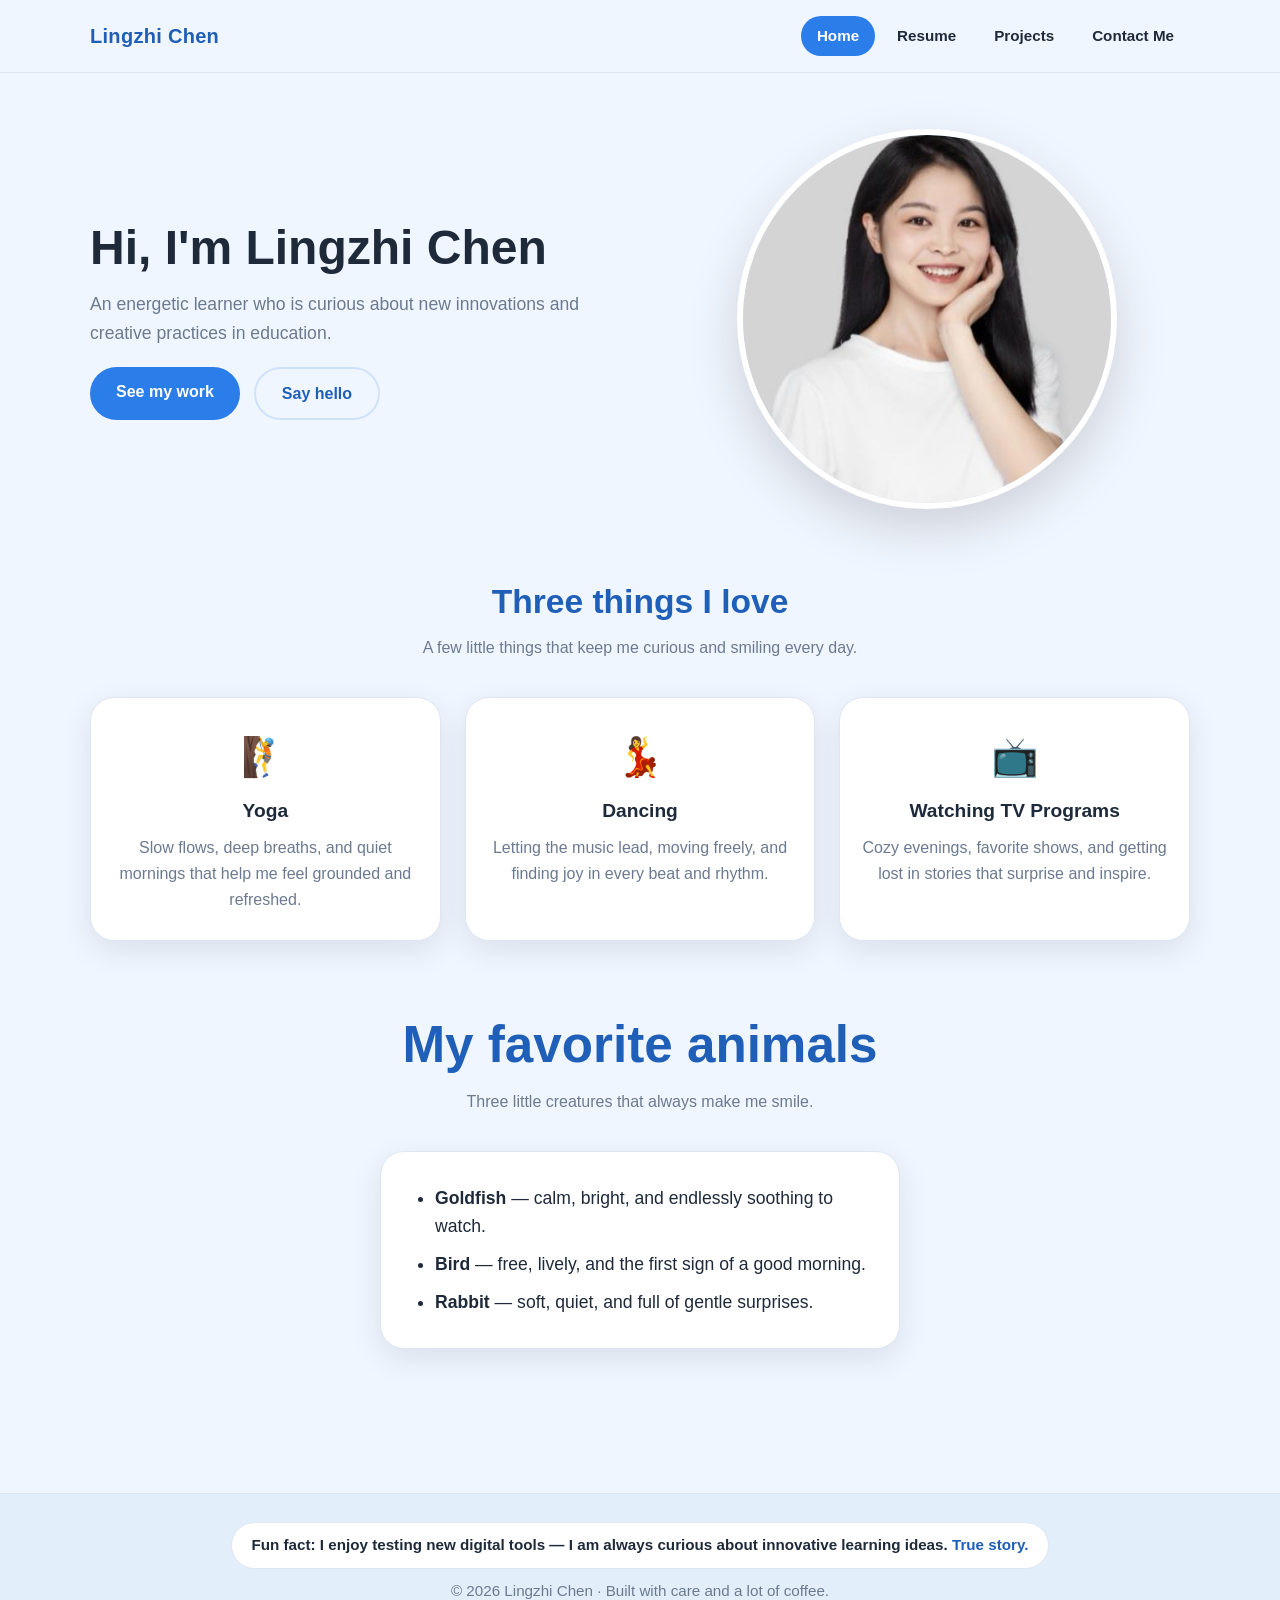
<file: index.html>
<!DOCTYPE html>
<html lang="en">
<head>
  <meta charset="UTF-8" />
  <meta name="viewport" content="width=device-width, initial-scale=1.0" />
  <title>Lingzhi Chen — Home</title>
  <meta name="description" content="Hi, I'm Lingzhi Chen. An energetic learner who is curious about new innovations and creative practices in education." />
  <link rel="stylesheet" href="styles.css" />
</head>
<body>

  <!-- ===== Navigation ===== -->
  <header class="nav">
    <div class="container nav-inner">
      <a href="index.html" class="brand">Lingzhi Chen</a>
      <button class="nav-toggle" aria-label="Toggle menu" onclick="document.getElementById('navlinks').classList.toggle('open')">&#9776;</button>
      <ul class="nav-links" id="navlinks">
        <li><a href="index.html" class="active">Home</a></li>
        <li><a href="resume.html">Resume</a></li>
        <li><a href="projects.html">Projects</a></li>
        <li><a href="contact.html">Contact Me</a></li>
      </ul>
    </div>
  </header>

  <!-- ===== Hero ===== -->
  <main class="page">
    <section class="container hero">
      <div class="hero-text">
        <h1>Hi, I'm Lingzhi Chen</h1>
        <p class="tagline">An energetic learner who is curious about new innovations and creative practices in education.</p>
        <div class="cta-row">
          <a href="projects.html" class="btn">See my work</a>
          <a href="contact.html" class="btn btn-ghost">Say hello</a>
        </div>
      </div>
      <div class="hero-photo">
        <div class="photo-frame">
          <img src="Photo.jpeg" alt="Headshot of Lingzhi Chen" />
        </div>
      </div>
    </section>

    <!-- ===== Three things I like ===== -->
    <section class="container" style="margin-top: 72px;">
      <div class="section-title">
        <h2>Three things I love</h2>
        <p>A few little things that keep me curious and smiling every day.</p>
      </div>
      <div class="likes-grid">
        <div class="card like-card">
          <div class="icon">&#129495;</div>
          <h3>Yoga</h3>
          <p>Slow flows, deep breaths, and quiet mornings that help me feel grounded and refreshed.</p>
        </div>
        <div class="card like-card">
          <div class="icon">&#128131;</div>
          <h3>Dancing</h3>
          <p>Letting the music lead, moving freely, and finding joy in every beat and rhythm.</p>
        </div>
        <div class="card like-card">
          <div class="icon">&#128250;</div>
          <h3>Watching TV Programs</h3>
          <p>Cozy evenings, favorite shows, and getting lost in stories that surprise and inspire.</p>
        </div>
      </div>
    </section>

    <!-- ===== Favorite animals ===== -->
    <section class="container" style="margin-top: 72px;">
      <div class="section-title">
        <h2 style="font-size: clamp(2.2rem, 5vw, 3.2rem);">My favorite animals</h2>
        <p>Three little creatures that always make me smile.</p>
      </div>
      <div class="card" style="max-width: 520px; margin: 0 auto;">
        <ul style="margin: 0; padding-left: 22px; font-size: 1.1rem;">
          <li style="margin-bottom: 10px;"><strong>Goldfish</strong> — calm, bright, and endlessly soothing to watch.</li>
          <li style="margin-bottom: 10px;"><strong>Bird</strong> — free, lively, and the first sign of a good morning.</li>
          <li><strong>Rabbit</strong> — soft, quiet, and full of gentle surprises.</li>
        </ul>
      </div>
    </section>
  </main>

  <!-- ===== Footer with fun fact ===== -->
  <footer class="footer">
    <div class="container">
      <div class="fun-fact">Fun fact: I enjoy testing new digital tools — I am always curious about innovative learning ideas. <span>True story.</span></div>
      <div>&copy; 2026 Lingzhi Chen · Built with care and a lot of coffee.</div>
    </div>
  </footer>

</body>
</html>
</file>
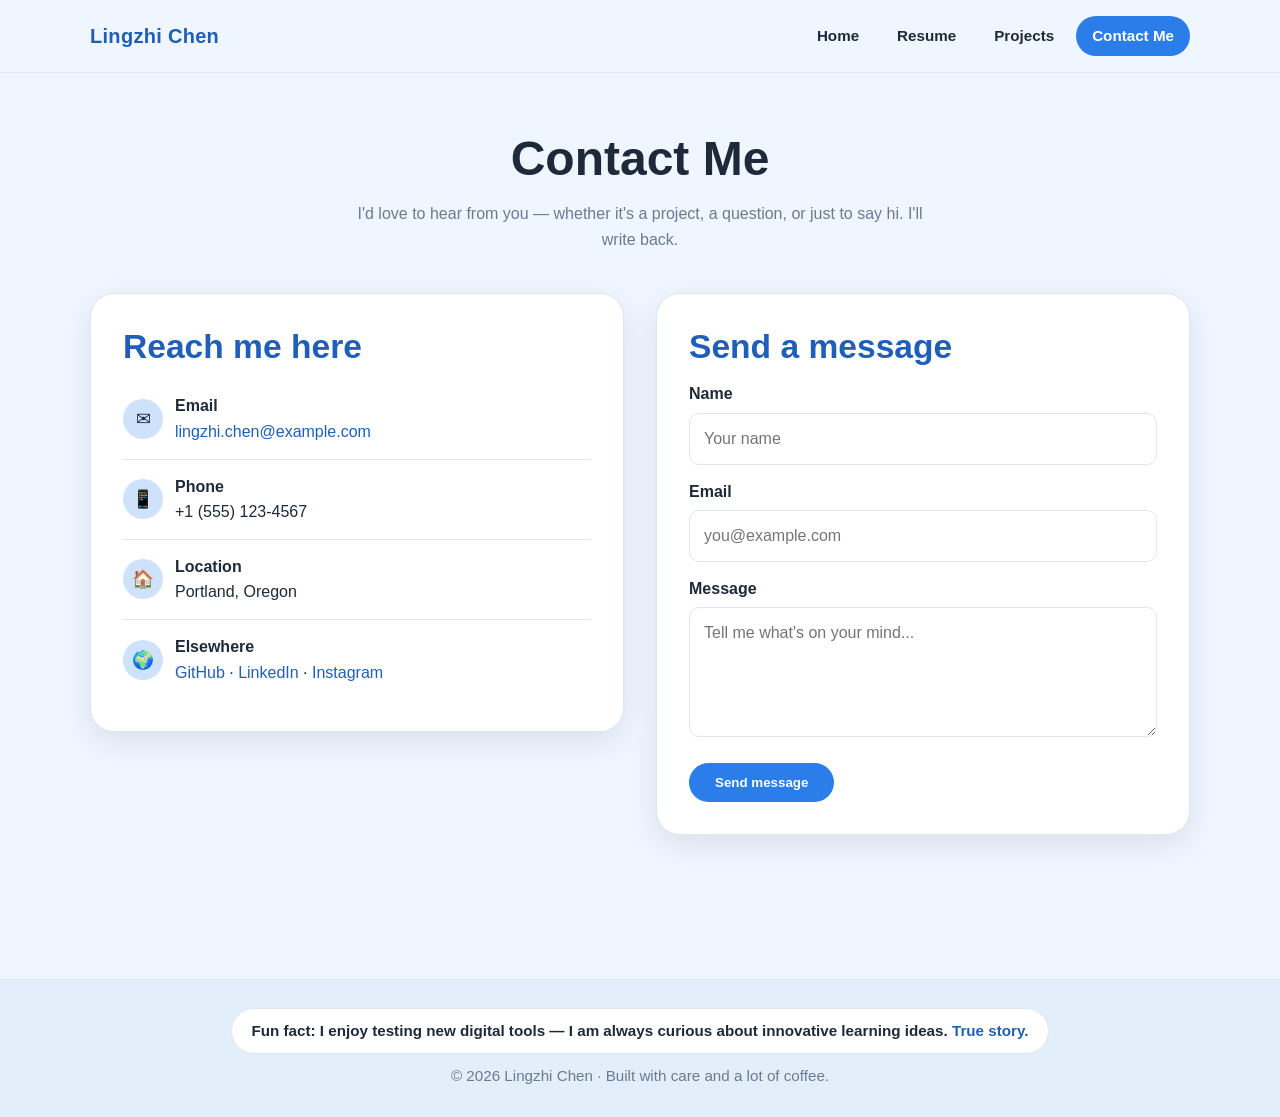
<file: contact.html>
<!DOCTYPE html>
<html lang="en">
<head>
  <meta charset="UTF-8" />
  <meta name="viewport" content="width=device-width, initial-scale=1.0" />
  <title>Lingzhi Chen — Contact Me</title>
  <link rel="stylesheet" href="styles.css" />
</head>
<body>

  <header class="nav">
    <div class="container nav-inner">
      <a href="index.html" class="brand">Lingzhi Chen</a>
      <button class="nav-toggle" aria-label="Toggle menu" onclick="document.getElementById('navlinks').classList.toggle('open')">&#9776;</button>
      <ul class="nav-links" id="navlinks">
        <li><a href="index.html">Home</a></li>
        <li><a href="resume.html">Resume</a></li>
        <li><a href="projects.html">Projects</a></li>
        <li><a href="contact.html" class="active">Contact Me</a></li>
      </ul>
    </div>
  </header>

  <main class="page">
    <div class="container">
      <div class="page-head">
        <h1>Contact Me</h1>
        <p>I'd love to hear from you — whether it's a project, a question, or just to say hi. I'll write back.</p>
      </div>

      <div class="contact-wrap">

        <!-- Contact info -->
        <section class="card contact-info">
          <h2>Reach me here</h2>
          <ul>
            <li>
              <span class="ic">&#9993;</span>
              <div><strong>Email</strong><br /><a href="mailto:lingzhi.chen@example.com">lingzhi.chen@example.com</a></div>
            </li>
            <li>
              <span class="ic">&#128241;</span>
              <div><strong>Phone</strong><br />+1 (555) 123-4567</div>
            </li>
            <li>
              <span class="ic">&#127968;</span>
              <div><strong>Location</strong><br />Portland, Oregon</div>
            </li>
            <li>
              <span class="ic">&#127757;</span>
              <div><strong>Elsewhere</strong><br />
                <a href="#">GitHub</a> · <a href="#">LinkedIn</a> · <a href="#">Instagram</a>
              </div>
            </li>
          </ul>
        </section>

        <!-- Contact form -->
        <section class="card contact-form">
          <h2>Send a message</h2>
          <form onsubmit="event.preventDefault(); document.getElementById('form-note').hidden = false; this.reset();">
            <label for="name">Name</label>
            <input id="name" name="name" type="text" placeholder="Your name" required />

            <label for="email">Email</label>
            <input id="email" name="email" type="email" placeholder="you@example.com" required />

            <label for="message">Message</label>
            <textarea id="message" name="message" placeholder="Tell me what's on your mind..." required></textarea>

            <button type="submit" class="btn" style="margin-top: 18px;">Send message</button>
            <p id="form-note" hidden style="color: var(--accent-deep); margin-top: 14px; font-weight: 600;">
              Thanks! Your message is on its way. I'll get back to you soon.
            </p>
          </form>
        </section>

      </div>
    </div>
  </main>

  <footer class="footer">
    <div class="container">
      <div class="fun-fact">Fun fact: I enjoy testing new digital tools — I am always curious about innovative learning ideas. <span>True story.</span></div>
      <div>&copy; 2026 Lingzhi Chen · Built with care and a lot of coffee.</div>
    </div>
  </footer>

</body>
</html>
</file>
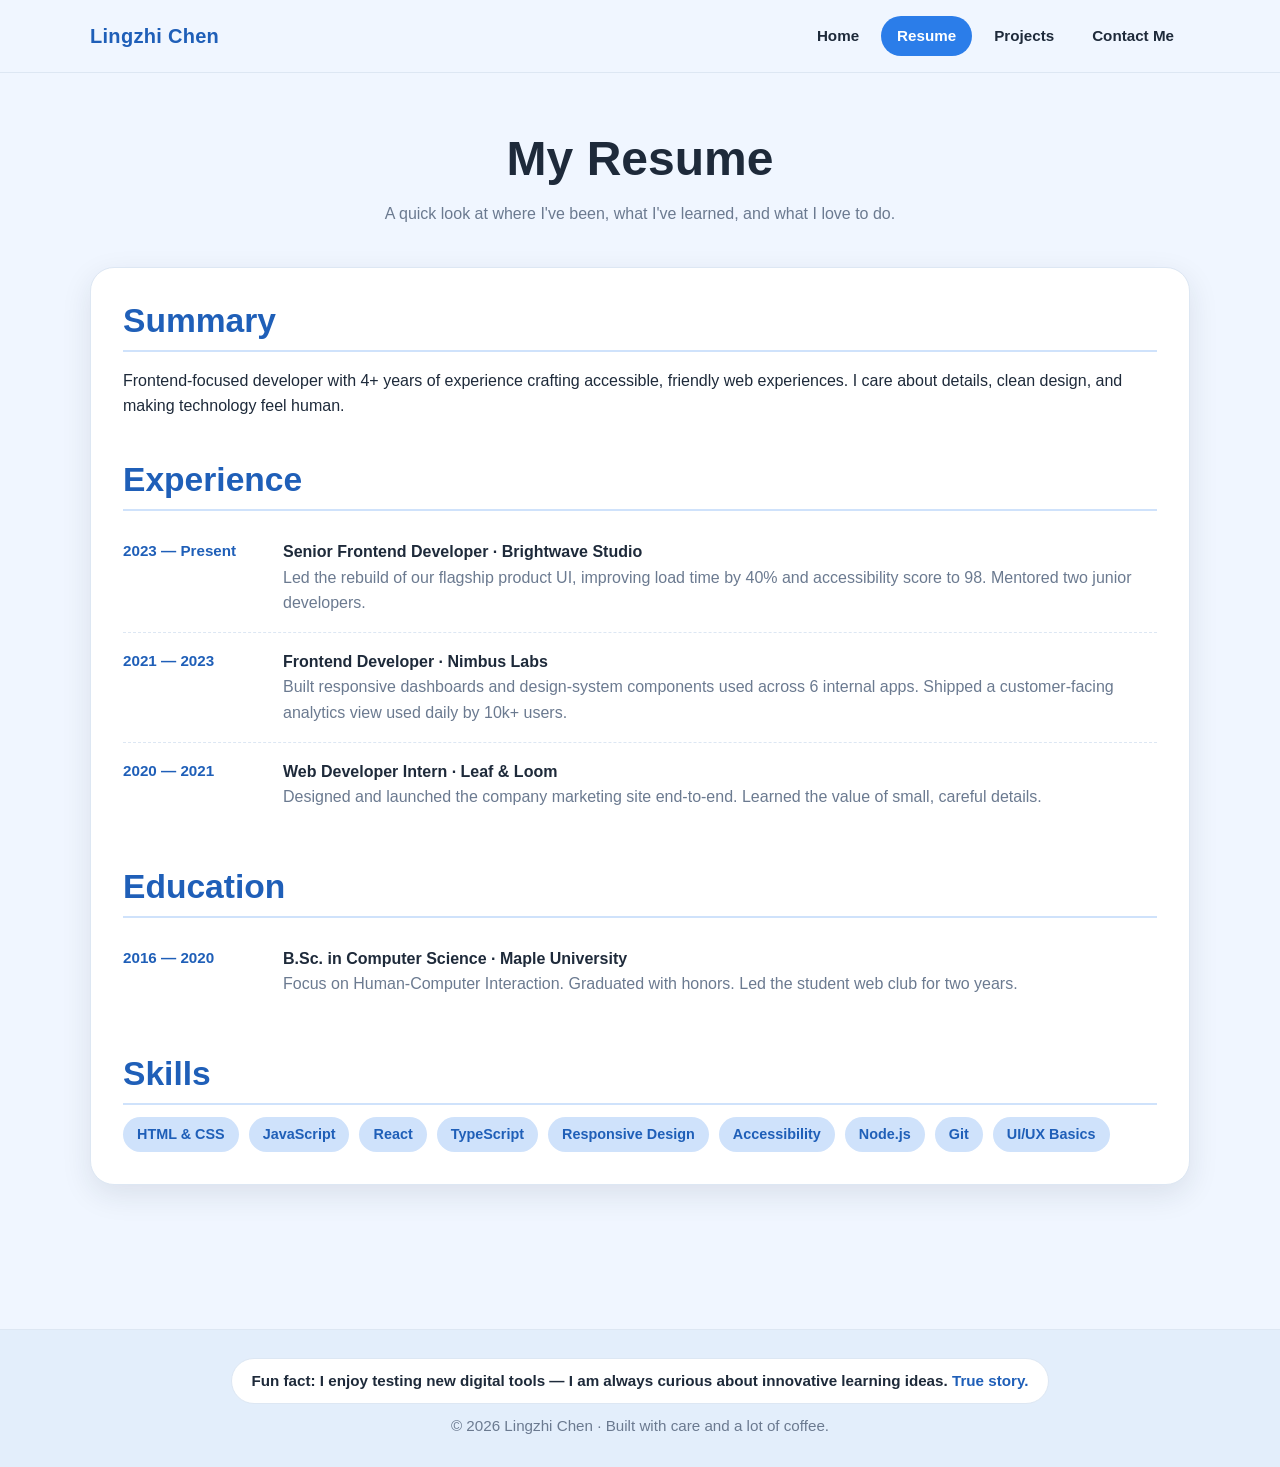
<file: resume.html>
<!DOCTYPE html>
<html lang="en">
<head>
  <meta charset="UTF-8" />
  <meta name="viewport" content="width=device-width, initial-scale=1.0" />
  <title>Lingzhi Chen — Resume</title>
  <link rel="stylesheet" href="styles.css" />
</head>
<body>

  <header class="nav">
    <div class="container nav-inner">
      <a href="index.html" class="brand">Lingzhi Chen</a>
      <button class="nav-toggle" aria-label="Toggle menu" onclick="document.getElementById('navlinks').classList.toggle('open')">&#9776;</button>
      <ul class="nav-links" id="navlinks">
        <li><a href="index.html">Home</a></li>
        <li><a href="resume.html" class="active">Resume</a></li>
        <li><a href="projects.html">Projects</a></li>
        <li><a href="contact.html">Contact Me</a></li>
      </ul>
    </div>
  </header>

  <main class="page">
    <div class="container">
      <div class="page-head">
        <h1>My Resume</h1>
        <p>A quick look at where I've been, what I've learned, and what I love to do.</p>
      </div>

      <div class="card">

        <!-- Summary -->
        <section class="resume-section">
          <h2>Summary</h2>
          <p>Frontend-focused developer with 4+ years of experience crafting accessible, friendly web experiences. I care about details, clean design, and making technology feel human.</p>
        </section>

        <!-- Experience -->
        <section class="resume-section">
          <h2>Experience</h2>
          <ul class="timeline">
            <li>
              <div class="when">2023 — Present</div>
              <div>
                <div class="where">Senior Frontend Developer · Brightwave Studio</div>
                <div class="what">Led the rebuild of our flagship product UI, improving load time by 40% and accessibility score to 98. Mentored two junior developers.</div>
              </div>
            </li>
            <li>
              <div class="when">2021 — 2023</div>
              <div>
                <div class="where">Frontend Developer · Nimbus Labs</div>
                <div class="what">Built responsive dashboards and design-system components used across 6 internal apps. Shipped a customer-facing analytics view used daily by 10k+ users.</div>
              </div>
            </li>
            <li>
              <div class="when">2020 — 2021</div>
              <div>
                <div class="where">Web Developer Intern · Leaf &amp; Loom</div>
                <div class="what">Designed and launched the company marketing site end-to-end. Learned the value of small, careful details.</div>
              </div>
            </li>
          </ul>
        </section>

        <!-- Education -->
        <section class="resume-section">
          <h2>Education</h2>
          <ul class="timeline">
            <li>
              <div class="when">2016 — 2020</div>
              <div>
                <div class="where">B.Sc. in Computer Science · Maple University</div>
                <div class="what">Focus on Human-Computer Interaction. Graduated with honors. Led the student web club for two years.</div>
              </div>
            </li>
          </ul>
        </section>

        <!-- Skills -->
        <section class="resume-section" style="margin-bottom: 0;">
          <h2>Skills</h2>
          <div class="skills">
            <span class="chip">HTML &amp; CSS</span>
            <span class="chip">JavaScript</span>
            <span class="chip">React</span>
            <span class="chip">TypeScript</span>
            <span class="chip">Responsive Design</span>
            <span class="chip">Accessibility</span>
            <span class="chip">Node.js</span>
            <span class="chip">Git</span>
            <span class="chip">UI/UX Basics</span>
          </div>
        </section>

      </div>
    </div>
  </main>

  <footer class="footer">
    <div class="container">
      <div class="fun-fact">Fun fact: I enjoy testing new digital tools — I am always curious about innovative learning ideas. <span>True story.</span></div>
      <div>&copy; 2026 Lingzhi Chen · Built with care and a lot of coffee.</div>
    </div>
  </footer>

</body>
</html>
</file>
<file: styles.css>
/* ============================================================
   Personal Website — Shared Stylesheet
   Cool blues & whites · Rounded corners · Responsive
   ============================================================ */

:root {
  --bg: #f0f6ff;            /* cool icy-blue background */
  --surface: #ffffff;        /* white card surface */
  --ink: #1e2a3a;           /* deep navy text */
  --muted: #6b7a90;         /* muted slate text */
  --accent: #2b7de9;        /* bright blue accent */
  --accent-soft: #cfe2fb;   /* soft sky blue */
  --accent-deep: #1f5fb8;   /* deeper blue */
  --highlight: #7db7f5;     /* light highlight */
  --line: #dde7f3;          /* subtle cool border */
  --shadow: 0 10px 30px rgba(30, 42, 58, 0.10);
  --radius-lg: 24px;
  --radius-md: 16px;
  --radius-sm: 10px;
}

* { box-sizing: border-box; }

html, body {
  margin: 0;
  padding: 0;
  font-family: "Segoe UI", "Helvetica Neue", Arial, sans-serif;
  color: var(--ink);
  background: var(--bg);
  line-height: 1.6;
  -webkit-font-smoothing: antialiased;
}

a { color: var(--accent-deep); text-decoration: none; }
a:hover { text-decoration: underline; }

img { max-width: 100%; display: block; }

/* ---------- Layout ---------- */
.container {
  width: min(1100px, 92%);
  margin: 0 auto;
}

.page {
  min-height: calc(100vh - 80px);
  padding: 56px 0 80px;
}

/* ---------- Top Navigation ---------- */
.nav {
  position: sticky;
  top: 0;
  z-index: 50;
  background: rgba(240, 246, 255, 0.92);
  backdrop-filter: blur(8px);
  border-bottom: 1px solid var(--line);
}

.nav-inner {
  display: flex;
  align-items: center;
  justify-content: space-between;
  gap: 16px;
  padding: 16px 0;
}

.brand {
  font-weight: 800;
  font-size: 1.25rem;
  color: var(--accent-deep);
  letter-spacing: 0.3px;
}

.nav-links {
  display: flex;
  gap: 6px;
  list-style: none;
  margin: 0;
  padding: 0;
}

.nav-links a {
  display: inline-block;
  padding: 8px 16px;
  border-radius: 999px;
  color: var(--ink);
  font-weight: 600;
  font-size: 0.95rem;
  transition: background 0.2s, color 0.2s;
}

.nav-links a:hover {
  background: var(--accent-soft);
  text-decoration: none;
}

.nav-links a.active {
  background: var(--accent);
  color: #fff;
}

.nav-toggle {
  display: none;
  background: none;
  border: none;
  font-size: 1.5rem;
  color: var(--accent-deep);
  cursor: pointer;
}

/* ---------- Buttons ---------- */
.btn {
  display: inline-block;
  padding: 12px 26px;
  border-radius: 999px;
  background: var(--accent);
  color: #fff;
  font-weight: 700;
  border: none;
  cursor: pointer;
  transition: transform 0.15s, background 0.2s;
}
.btn:hover { background: var(--accent-deep); text-decoration: none; transform: translateY(-2px); }

.btn-ghost {
  background: transparent;
  color: var(--accent-deep);
  border: 2px solid var(--accent-soft);
}
.btn-ghost:hover { background: var(--accent-soft); color: var(--accent-deep); }

/* ---------- Cards ---------- */
.card {
  background: var(--surface);
  border: 1px solid var(--line);
  border-radius: var(--radius-lg);
  box-shadow: var(--shadow);
  padding: 32px;
}

/* ---------- Headings ---------- */
h1, h2, h3 { line-height: 1.25; margin: 0 0 12px; }
h1 { font-size: clamp(2rem, 4vw, 3rem); }
h2 { font-size: clamp(1.5rem, 3vw, 2.1rem); color: var(--accent-deep); }
h3 { font-size: 1.2rem; color: var(--ink); }

.section-title {
  text-align: center;
  margin-bottom: 36px;
}
.section-title p {
  color: var(--muted);
  max-width: 640px;
  margin: 8px auto 0;
}

/* ---------- Hero (Homepage) ---------- */
.hero {
  display: grid;
  grid-template-columns: 1fr 1fr;
  align-items: center;
  gap: 48px;
}

.hero-text .tagline {
  color: var(--muted);
  font-size: 1.1rem;
  margin: 8px 0 20px;
}

.hero-text .cta-row {
  display: flex;
  gap: 14px;
  flex-wrap: wrap;
  margin-top: 8px;
}

.hero-photo {
  display: flex;
  justify-content: center;
}

.hero-photo .photo-frame {
  width: min(380px, 80%);
  aspect-ratio: 1;
  border-radius: 50%;
  overflow: hidden;
  border: 6px solid #fff;
  box-shadow: 0 20px 50px rgba(58, 47, 42, 0.18);
  background: var(--accent-soft);
}
.hero-photo .photo-frame img {
  width: 100%;
  height: 100%;
  object-fit: cover;
}

/* ---------- Likes (Homepage) ---------- */
.likes-grid {
  display: grid;
  grid-template-columns: repeat(3, 1fr);
  gap: 24px;
}

.like-card {
  text-align: center;
  padding: 28px 22px;
}
.like-card .icon {
  font-size: 2.4rem;
  margin-bottom: 12px;
}
.like-card p {
  color: var(--muted);
  margin: 8px 0 0;
}

/* ---------- Footer ---------- */
.footer {
  background: #e3eefb;
  border-top: 1px solid var(--line);
  margin-top: 64px;
  padding: 28px 0;
  text-align: center;
  color: var(--muted);
  font-size: 0.95rem;
}
.footer .fun-fact {
  background: var(--surface);
  display: inline-block;
  padding: 10px 20px;
  border-radius: 999px;
  border: 1px solid var(--line);
  color: var(--ink);
  margin-bottom: 10px;
  font-weight: 600;
}
.footer .fun-fact span { color: var(--accent-deep); }

/* ---------- Resume page ---------- */
.resume-section { margin-bottom: 40px; }
.resume-section h2 { border-bottom: 2px solid var(--accent-soft); padding-bottom: 8px; }

.timeline { list-style: none; padding: 0; margin: 0; }
.timeline li {
  display: grid;
  grid-template-columns: 140px 1fr;
  gap: 20px;
  padding: 16px 0;
  border-bottom: 1px dashed var(--line);
}
.timeline li:last-child { border-bottom: none; }
.timeline .when { color: var(--accent-deep); font-weight: 700; font-size: 0.95rem; }
.timeline .where { font-weight: 700; }
.timeline .what { color: var(--muted); }

.skills {
  display: flex;
  flex-wrap: wrap;
  gap: 10px;
}
.skills .chip {
  background: var(--accent-soft);
  color: var(--accent-deep);
  padding: 6px 14px;
  border-radius: 999px;
  font-size: 0.9rem;
  font-weight: 600;
}

/* ---------- Projects page ---------- */
.projects-grid {
  display: grid;
  grid-template-columns: repeat(2, 1fr);
  gap: 24px;
}
.project-card .thumb {
  aspect-ratio: 16 / 9;
  overflow: hidden;
  border-radius: var(--radius-md);
  background: var(--accent-soft);
  margin-bottom: 16px;
}
.project-card .thumb img { width: 100%; height: 100%; object-fit: cover; }
.project-card .tags { display: flex; gap: 8px; flex-wrap: wrap; margin-top: 12px; }
.project-card .tag {
  font-size: 0.8rem;
  background: var(--accent-soft);
  color: var(--accent-deep);
  padding: 4px 10px;
  border-radius: 999px;
  font-weight: 600;
}

/* ---------- Contact page ---------- */
.contact-wrap {
  display: grid;
  grid-template-columns: 1fr 1fr;
  gap: 32px;
  align-items: start;
}
.contact-info ul { list-style: none; padding: 0; margin: 0; }
.contact-info li {
  display: flex;
  align-items: center;
  gap: 12px;
  padding: 14px 0;
  border-bottom: 1px solid var(--line);
}
.contact-info li:last-child { border-bottom: none; }
.contact-info .ic {
  width: 40px; height: 40px;
  border-radius: 50%;
  background: var(--accent-soft);
  display: flex; align-items: center; justify-content: center;
  font-size: 1.1rem;
}

.contact-form label { display: block; font-weight: 600; margin: 14px 0 6px; }
.contact-form input,
.contact-form textarea {
  width: 100%;
  padding: 12px 14px;
  border: 1px solid var(--line);
  border-radius: var(--radius-sm);
  font: inherit;
  background: #fff;
  color: var(--ink);
}
.contact-form input:focus,
.contact-form textarea:focus {
  outline: 2px solid var(--accent);
  border-color: var(--accent);
}
.contact-form textarea { min-height: 130px; resize: vertical; }

/* ---------- Page header (sub-pages) ---------- */
.page-head {
  text-align: center;
  margin-bottom: 40px;
}
.page-head p { color: var(--muted); max-width: 600px; margin: 8px auto 0; }

/* ---------- Projects page: Task Planner (to-do) ---------- */
.todo-section { margin-top: 48px; }
.todo-card { padding: 36px; }
.todo-head { text-align: center; margin-bottom: 28px; }
.todo-head p { color: var(--muted); max-width: 560px; margin: 8px auto 0; }
.todo-counter {
  display: inline-flex;
  align-items: center;
  margin-top: 14px;
  padding: 6px 16px;
  background: var(--accent-soft);
  color: var(--accent-deep);
  border-radius: 999px;
  font-size: 0.88rem;
  font-weight: 700;
  letter-spacing: 0.2px;
}

.todo-form {
  display: grid;
  grid-template-columns: minmax(150px, 200px) 1fr auto;
  gap: 14px;
  align-items: end;
  margin-bottom: 24px;
}
.todo-field { display: flex; flex-direction: column; }
.todo-field label {
  font-weight: 600;
  font-size: 0.85rem;
  color: var(--accent-deep);
  margin-bottom: 6px;
}
.todo-field input {
  padding: 12px 14px;
  border: 1px solid var(--line);
  border-radius: var(--radius-sm);
  font: inherit;
  background: #fff;
  color: var(--ink);
}
.todo-field input:focus {
  outline: 2px solid var(--accent);
  border-color: var(--accent);
}
.todo-add { height: 46px; padding: 0 28px; }

.todo-notice {
  position: relative;
  margin: 4px 0 16px;
  padding: 12px 38px 12px 14px;
  border-radius: var(--radius-sm);
  font-size: 0.9rem;
  line-height: 1.55;
}
.todo-notice[hidden] { display: none; }
.todo-notice-warn { background: #fef3d6; border: 1px solid #f0a500; color: #6b4a00; }
.todo-notice-error { background: #fde7e7; border: 1px solid #d93025; color: #8a1c17; }
.todo-notice code { background: rgba(0, 0, 0, 0.07); padding: 1px 5px; border-radius: 4px; font-size: 0.85em; }
.todo-notice details { margin-top: 6px; }
.todo-notice summary { cursor: pointer; font-weight: 600; }
.todo-notice pre {
  margin: 8px 0 2px;
  background: #1f2937;
  color: #f9fafb;
  padding: 10px 12px;
  border-radius: 8px;
  font-size: 0.78rem;
  line-height: 1.45;
  overflow-x: auto;
  white-space: pre;
}
.todo-notice-close {
  position: absolute;
  top: 6px;
  right: 8px;
  border: 0;
  background: transparent;
  font-size: 1.15rem;
  line-height: 1;
  cursor: pointer;
  color: inherit;
  opacity: 0.55;
}
.todo-notice-close:hover { opacity: 1; }

.todo-field-priority { grid-column: 1 / -1; }
.priority-emoji-display {
  font-size: 1.8rem;
  line-height: 1;
  margin-bottom: 8px;
}
.todo-field-emoji { grid-column: 1 / -1; }
.emoji-picker {
  display: flex;
  gap: 8px;
  flex-wrap: wrap;
}
.emoji-btn {
  width: 44px;
  height: 44px;
  font-size: 1.3rem;
  line-height: 1;
  border: 2px solid var(--line);
  background: #fff;
  border-radius: var(--radius-sm);
  cursor: pointer;
  transition: transform 0.15s, border-color 0.2s, background 0.2s;
}
.emoji-btn:hover {
  transform: translateY(-1px);
  border-color: var(--highlight);
}
.emoji-btn.active {
  border-color: var(--accent);
  background: var(--accent-soft);
}
.priority-picker {
  display: flex;
  gap: 8px;
  flex-wrap: wrap;
}
.priority-btn {
  flex: 1;
  min-width: 96px;
  padding: 10px 14px;
  border: 2px solid var(--line);
  background: #fff;
  color: var(--ink);
  border-radius: var(--radius-sm);
  font: inherit;
  font-weight: 600;
  font-size: 0.92rem;
  cursor: pointer;
  transition: background 0.2s, border-color 0.2s, color 0.2s, transform 0.15s;
}
.priority-btn:hover { transform: translateY(-1px); }
.priority-btn.active.prio-low { background: #e6f4ea; border-color: #34a853; color: #1b7a3d; }
.priority-btn.active.prio-medium { background: #fef3d6; border-color: #f0a500; color: #946000; }
.priority-btn.active.prio-high { background: #fde7e7; border-color: #d93025; color: #b3261e; }

.todo-emoji { margin-right: 4px; }
.todo-priority {
  display: inline-block;
  padding: 1px 8px;
  border-radius: 999px;
  font-size: 0.72rem;
  font-weight: 700;
  margin-left: 2px;
}
.todo-priority.prio-low { background: #e6f4ea; color: #1b7a3d; }
.todo-priority.prio-medium { background: #fef3d6; color: #946000; }
.todo-priority.prio-high { background: #fde7e7; color: #b3261e; }

.todo-list { list-style: none; padding: 0; margin: 0; }
.todo-item {
  display: grid;
  grid-template-columns: auto 1fr auto;
  align-items: center;
  gap: 16px;
  padding: 14px 16px;
  background: #fff;
  border: 1px solid var(--line);
  border-radius: var(--radius-md);
  margin-bottom: 10px;
  transition: background 0.2s, border-color 0.2s, opacity 0.2s;
}
.todo-item:hover { border-color: var(--highlight); }

.todo-check { position: relative; display: inline-flex; cursor: pointer; }
.todo-check input {
  position: absolute; opacity: 0; width: 22px; height: 22px; margin: 0;
}
.todo-checkmark {
  width: 24px; height: 24px;
  border: 2px solid var(--highlight);
  border-radius: 8px;
  background: #fff;
  position: relative;
  transition: background 0.2s, border-color 0.2s;
}
.todo-check input:checked + .todo-checkmark {
  background: var(--accent);
  border-color: var(--accent);
}
.todo-check input:checked + .todo-checkmark::after {
  content: "";
  position: absolute;
  left: 7px; top: 3px;
  width: 6px; height: 11px;
  border: solid #fff;
  border-width: 0 2.5px 2.5px 0;
  transform: rotate(45deg);
}
.todo-check input:focus-visible + .todo-checkmark {
  outline: 2px solid var(--accent-deep);
  outline-offset: 2px;
}

.todo-content {
  display: flex; flex-direction: column; gap: 2px;
  min-width: 0;
}
.todo-text {
  font-weight: 600;
  word-break: break-word;
  color: var(--ink);
  cursor: pointer;
}
.todo-text:hover { color: var(--accent-deep); }
.todo-edit-input {
  width: 100%;
  font: inherit;
  font-weight: 600;
  color: var(--ink);
  border: 1px solid var(--accent);
  border-radius: 6px;
  padding: 4px 8px;
  background: #fff;
}
.todo-date {
  font-size: 0.82rem;
  color: var(--muted);
  font-weight: 500;
}

.todo-item.done { opacity: 0.62; }
.todo-item.done .todo-text {
  text-decoration: line-through;
  color: var(--muted);
}
.todo-item.done .todo-date { text-decoration: line-through; }

.todo-delete {
  width: 32px; height: 32px;
  border: none;
  background: transparent;
  color: var(--muted);
  font-size: 1.5rem;
  line-height: 1;
  border-radius: 50%;
  cursor: pointer;
  transition: background 0.2s, color 0.2s;
}
.todo-delete:hover {
  background: #fde2e2;
  color: #c0392b;
}

.todo-empty {
  text-align: center;
  color: var(--muted);
  padding: 24px 0;
  font-style: italic;
}

/* ---------- Responsive ---------- */
@media (max-width: 860px) {
  .hero { grid-template-columns: 1fr; text-align: center; }
  .hero-text .cta-row { justify-content: center; }
  .hero-photo { order: -1; }
  .likes-grid { grid-template-columns: 1fr; }
  .projects-grid { grid-template-columns: 1fr; }
  .contact-wrap { grid-template-columns: 1fr; }
  .timeline li { grid-template-columns: 1fr; gap: 4px; }
  .todo-form { grid-template-columns: 1fr; }
  .todo-add { width: 100%; }
}

@media (max-width: 640px) {
  .nav-toggle { display: block; }
  .nav-links {
    position: absolute;
    top: 100%;
    left: 0;
    right: 0;
    flex-direction: column;
    background: var(--surface);
    border-bottom: 1px solid var(--line);
    padding: 12px 16px;
    gap: 4px;
    display: none;
  }
  .nav-links.open { display: flex; }
  .nav-links a { width: 100%; }
  .page { padding: 36px 0 60px; }
}
</file>
